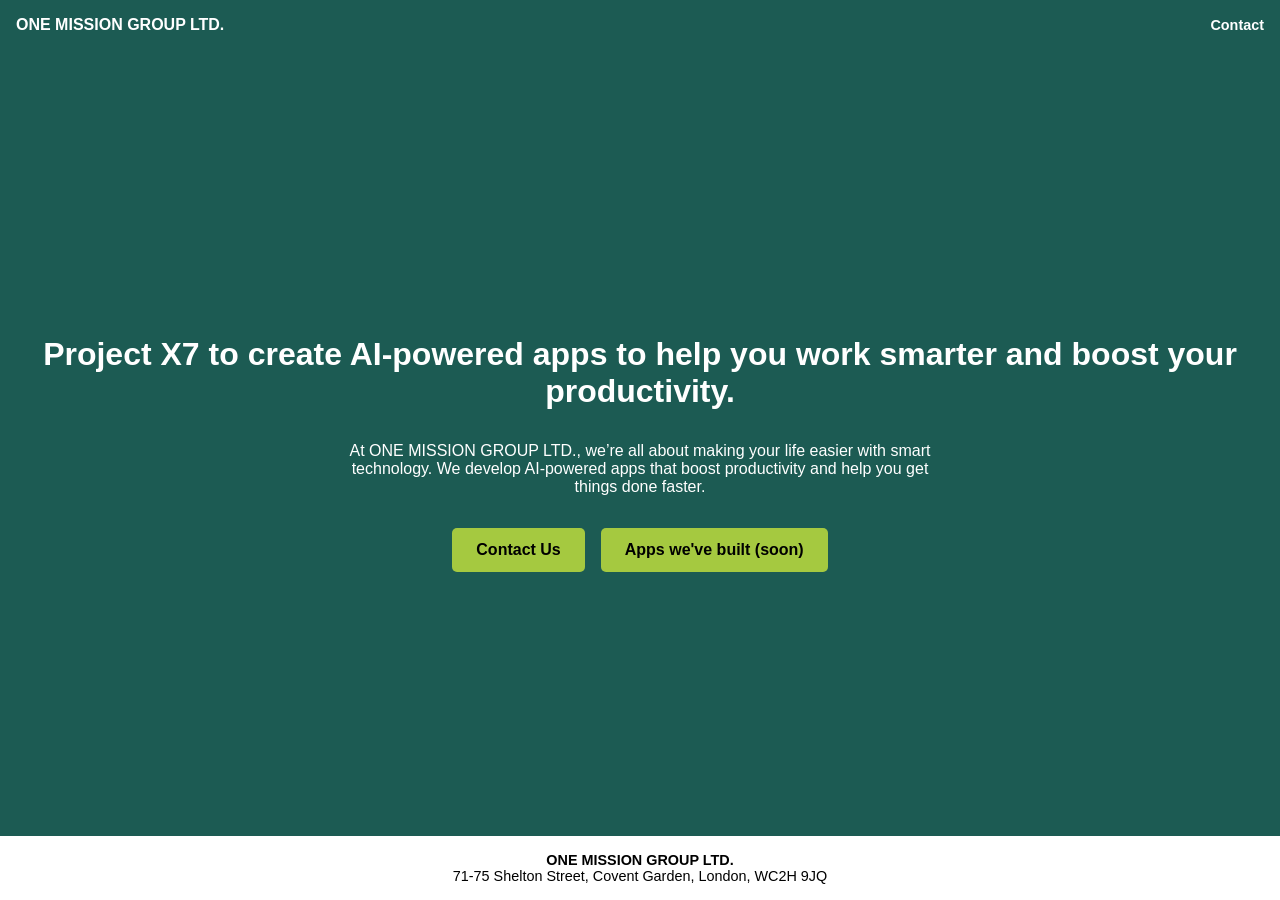
<file: index.html>
<!DOCTYPE html>
<html lang="en">
<head>
  <meta charset="UTF-8">
  <meta name="viewport" content="width=device-width, initial-scale=1.0">
  <title>ONE MISSION GROUP LTD.</title>
  <style>
    body {
      margin: 0;
      font-family: Arial, Helvetica, sans-serif;
      background-color: #1c5b53;
      color: white;
      display: flex;
      flex-direction: column;
      min-height: 100vh;
    }
    header {
      padding: 1rem;
      display: flex;
      justify-content: space-between;
      align-items: center;
      font-weight: bold;
    }
    header a {
      color: white;
      text-decoration: none;
      font-size: 0.9rem;
    }
    main {
      flex: 1;
      display: flex;
      flex-direction: column;
      justify-content: center;
      align-items: center;
      text-align: center;
      padding: 2rem;
    }
    main h1 {
      font-size: 2rem;
      font-weight: bold;
      margin-bottom: 1rem;
    }
    main p {
      font-size: 1rem;
      max-width: 600px;
      margin-bottom: 2rem;
    }
    .buttons {
      display: flex;
      gap: 1rem;
    }
    .btn {
      background-color: #a5c940;
      color: black;
      font-weight: bold;
      padding: 0.8rem 1.5rem;
      border-radius: 5px;
      text-decoration: none;
      transition: 0.3s;
    }
    .btn:hover {
      background-color: #8aa832;
    }
    footer {
      background: white;
      color: black;
      text-align: center;
      padding: 1rem;
      font-size: 0.9rem;
    }
  </style>
</head>
<body>
  <header>
    <div>ONE MISSION GROUP LTD.</div>
    <a href="mailto:karim@x7.social.com">Contact</a>
  </header>

  <main>
    <h1>Project X7 to create AI-powered apps to help you work smarter and boost your productivity.</h1>
    <p>At ONE MISSION GROUP LTD., we’re all about making your life easier with smart technology. We develop AI-powered apps that boost productivity and help you get things done faster.</p>
    <div class="buttons">
      <a href="mailto:karim@x7.social.com" class="btn">Contact Us</a>
      <a href="#" class="btn">Apps we've built (soon)</a>
    </div>
  </main>

  <footer>
    <b>ONE MISSION GROUP LTD.</b><br>
    71-75 Shelton Street, Covent Garden, London, WC2H 9JQ
  </footer>
</body>
</html>
</file>
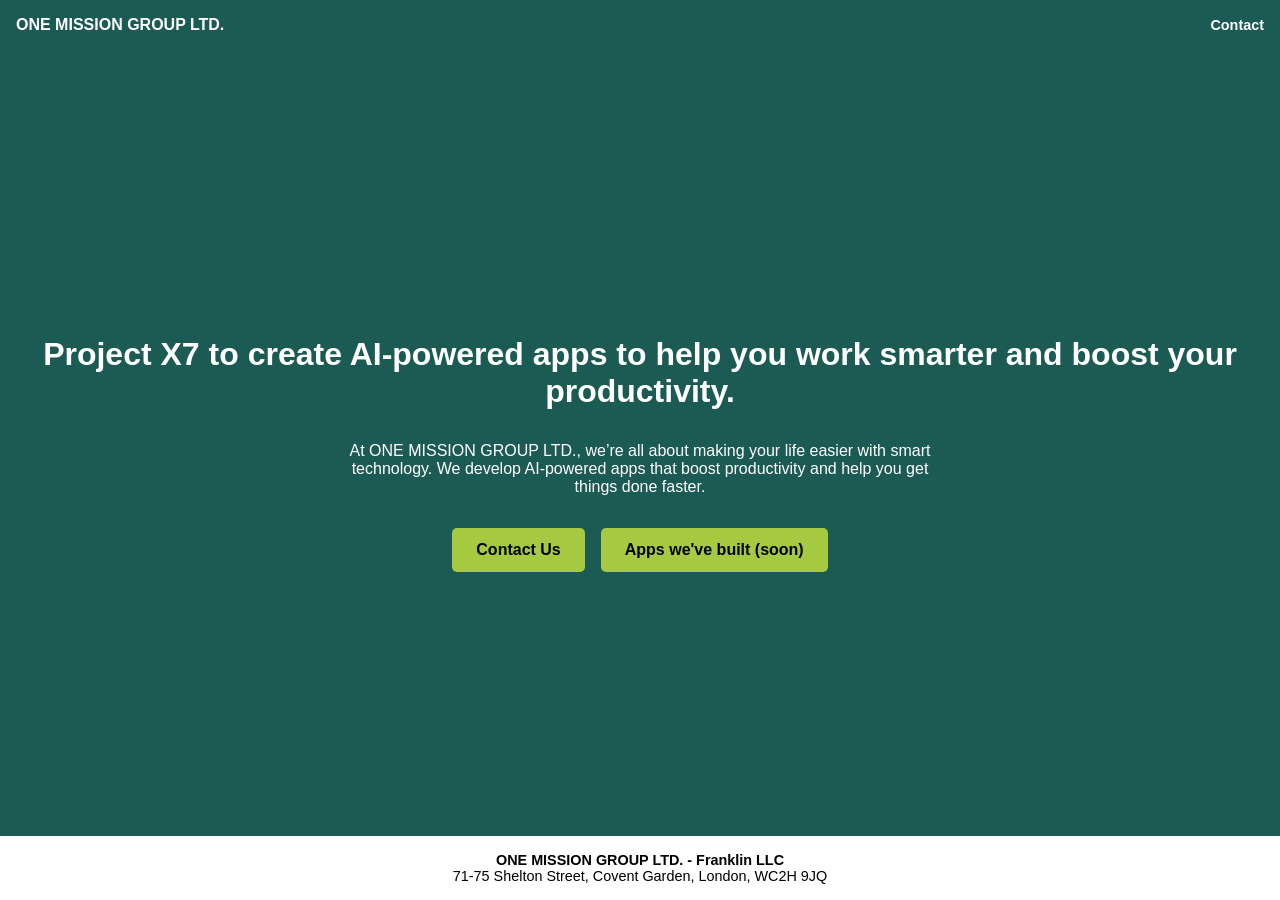
<file: my site mastercourse.app/index.html>
<!DOCTYPE html>
<html lang="en">
<head>
  <meta charset="UTF-8">
  <meta name="viewport" content="width=device-width, initial-scale=1.0">
  <title>ONE MISSION GROUP LTD. - Franklin LLC</title>
  <style>
    body {
      margin: 0;
      font-family: Arial, Helvetica, sans-serif;
      background-color: #1c5b53;
      color: white;
      display: flex;
      flex-direction: column;
      min-height: 100vh;
    }
    header {
      padding: 1rem;
      display: flex;
      justify-content: space-between;
      align-items: center;
      font-weight: bold;
    }
    header a {
      color: white;
      text-decoration: none;
      font-size: 0.9rem;
    }
    main {
      flex: 1;
      display: flex;
      flex-direction: column;
      justify-content: center;
      align-items: center;
      text-align: center;
      padding: 2rem;
    }
    main h1 {
      font-size: 2rem;
      font-weight: bold;
      margin-bottom: 1rem;
    }
    main p {
      font-size: 1rem;
      max-width: 600px;
      margin-bottom: 2rem;
    }
    .buttons {
      display: flex;
      gap: 1rem;
    }
    .btn {
      background-color: #a5c940;
      color: black;
      font-weight: bold;
      padding: 0.8rem 1.5rem;
      border-radius: 5px;
      text-decoration: none;
      transition: 0.3s;
    }
    .btn:hover {
      background-color: #8aa832;
    }
    footer {
      background: white;
      color: black;
      text-align: center;
      padding: 1rem;
      font-size: 0.9rem;
    }
  </style>
</head>
<body>
  <header>
    <div>ONE MISSION GROUP LTD.</div>
    <a href="mailto:karim@x7.social.com">Contact</a>
  </header>

  <main>
    <h1>Project X7 to create AI-powered apps to help you work smarter and boost your productivity.</h1>
    <p>At ONE MISSION GROUP LTD., we’re all about making your life easier with smart technology. We develop AI-powered apps that boost productivity and help you get things done faster.</p>
    <div class="buttons">
      <a href="mailto:karim@x7.social.com" class="btn">Contact Us</a>
      <a href="#" class="btn">Apps we've built (soon)</a>
    </div>
  </main>

  <footer>
    <b>ONE MISSION GROUP LTD. - Franklin LLC</b><br>
    71-75 Shelton Street, Covent Garden, London, WC2H 9JQ
  </footer>
</body>
</html>
</file>
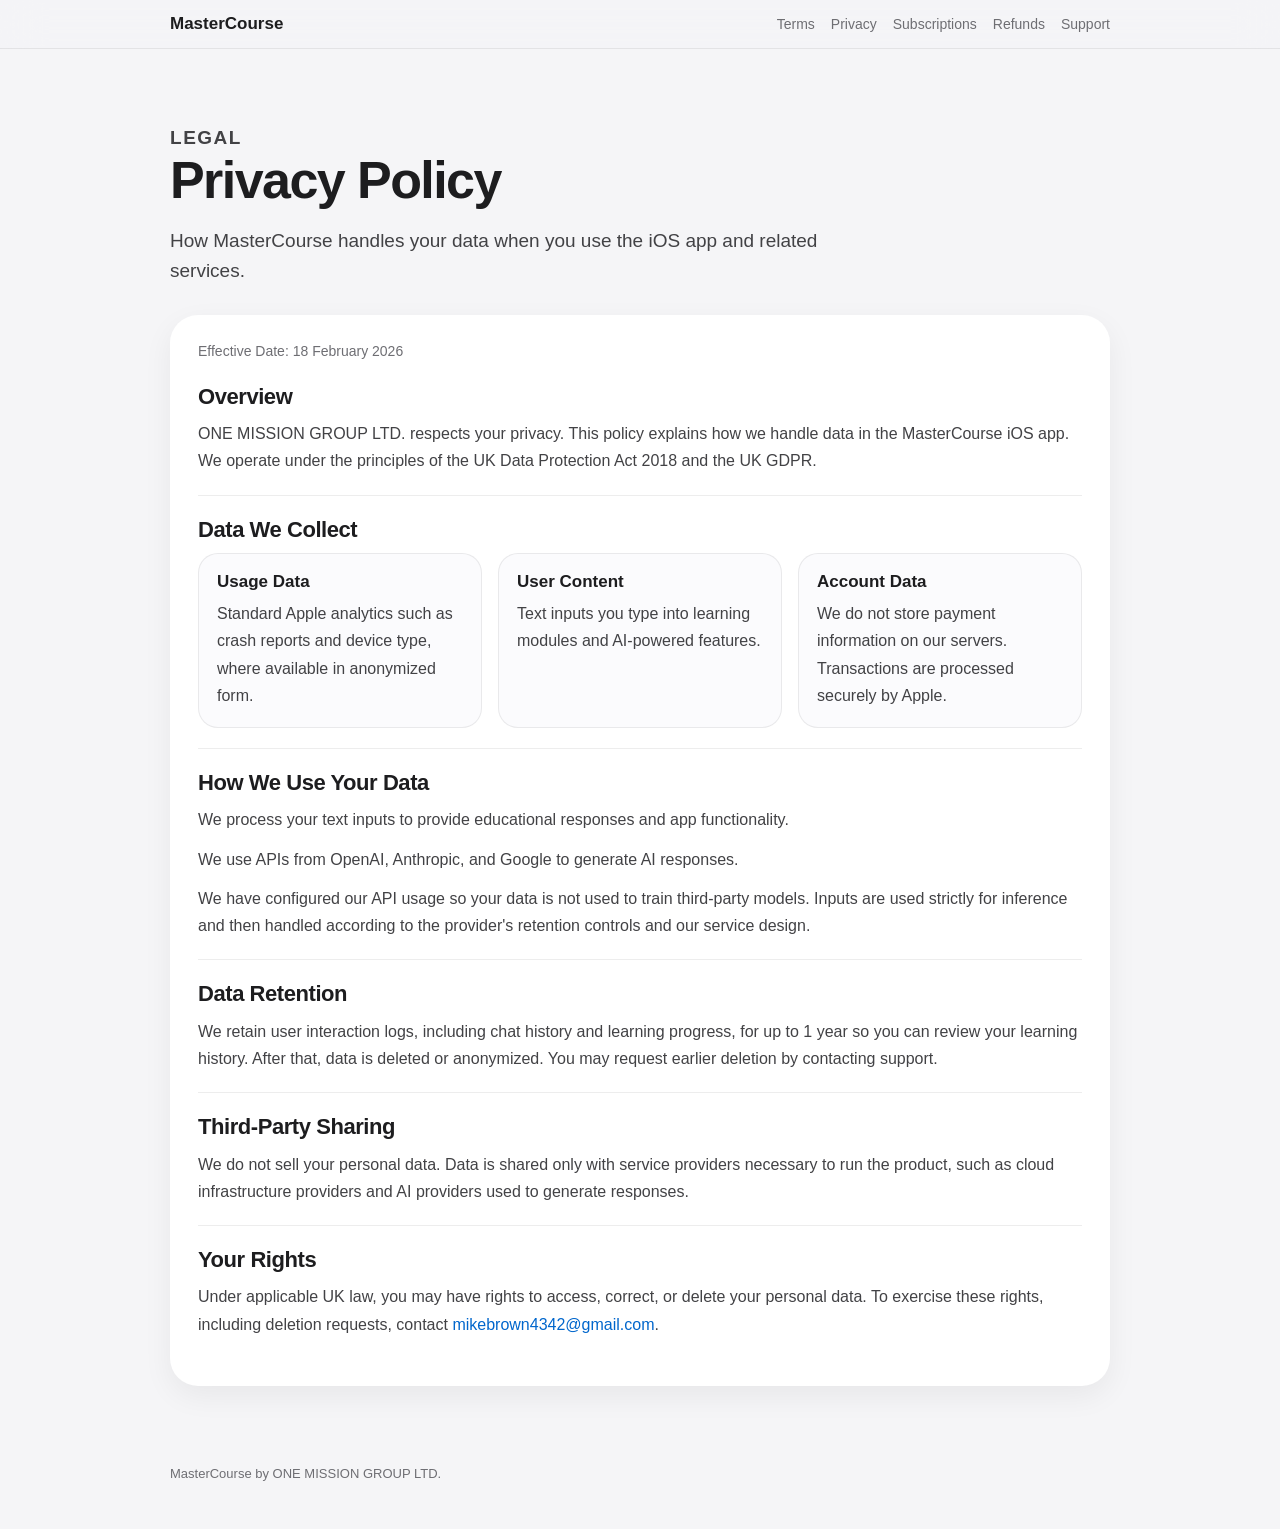
<file: privacy.html>
<!DOCTYPE html>
<html lang="en">
<head>
  <meta charset="UTF-8">
  <meta name="viewport" content="width=device-width, initial-scale=1.0">
  <title>Privacy Policy | MasterCourse</title>
  <link rel="stylesheet" href="/styles.css">
</head>
<body>
  <div class="page-shell">
    <header class="topbar">
      <div class="topbar-inner">
        <a class="brand" href="/">MasterCourse</a>
        <nav class="nav" aria-label="Legal navigation">
          <a href="/terms">Terms</a>
          <a href="/privacy">Privacy</a>
          <a href="/subscriptions">Subscriptions</a>
          <a href="/refunds">Refunds</a>
          <a href="/support">Support</a>
        </nav>
      </div>
    </header>

    <section class="hero">
      <p class="eyebrow">Legal</p>
      <h1>Privacy Policy</h1>
      <p>How MasterCourse handles your data when you use the iOS app and related services.</p>
    </section>

    <main class="content-wrap">
      <article class="card">
        <p class="meta">Effective Date: 18 February 2026</p>

        <section class="section">
          <h2>Overview</h2>
          <p>ONE MISSION GROUP LTD. respects your privacy. This policy explains how we handle data in the MasterCourse iOS app. We operate under the principles of the UK Data Protection Act 2018 and the UK GDPR.</p>
        </section>

        <section class="section">
          <h2>Data We Collect</h2>
          <div class="info-grid">
            <div class="info-card">
              <h3>Usage Data</h3>
              <p>Standard Apple analytics such as crash reports and device type, where available in anonymized form.</p>
            </div>
            <div class="info-card">
              <h3>User Content</h3>
              <p>Text inputs you type into learning modules and AI-powered features.</p>
            </div>
            <div class="info-card">
              <h3>Account Data</h3>
              <p>We do not store payment information on our servers. Transactions are processed securely by Apple.</p>
            </div>
          </div>
        </section>

        <section class="section">
          <h2>How We Use Your Data</h2>
          <p>We process your text inputs to provide educational responses and app functionality.</p>
          <p>We use APIs from OpenAI, Anthropic, and Google to generate AI responses.</p>
          <p>We have configured our API usage so your data is not used to train third-party models. Inputs are used strictly for inference and then handled according to the provider's retention controls and our service design.</p>
        </section>

        <section class="section">
          <h2>Data Retention</h2>
          <p>We retain user interaction logs, including chat history and learning progress, for up to 1 year so you can review your learning history. After that, data is deleted or anonymized. You may request earlier deletion by contacting support.</p>
        </section>

        <section class="section">
          <h2>Third-Party Sharing</h2>
          <p>We do not sell your personal data. Data is shared only with service providers necessary to run the product, such as cloud infrastructure providers and AI providers used to generate responses.</p>
        </section>

        <section class="section">
          <h2>Your Rights</h2>
          <p>Under applicable UK law, you may have rights to access, correct, or delete your personal data. To exercise these rights, including deletion requests, contact <a href="mailto:mikebrown4342@gmail.com">mikebrown4342@gmail.com</a>.</p>
        </section>
      </article>
    </main>

    <footer class="footer">
      MasterCourse by ONE MISSION GROUP LTD.
    </footer>
  </div>
</body>
</html>
</file>
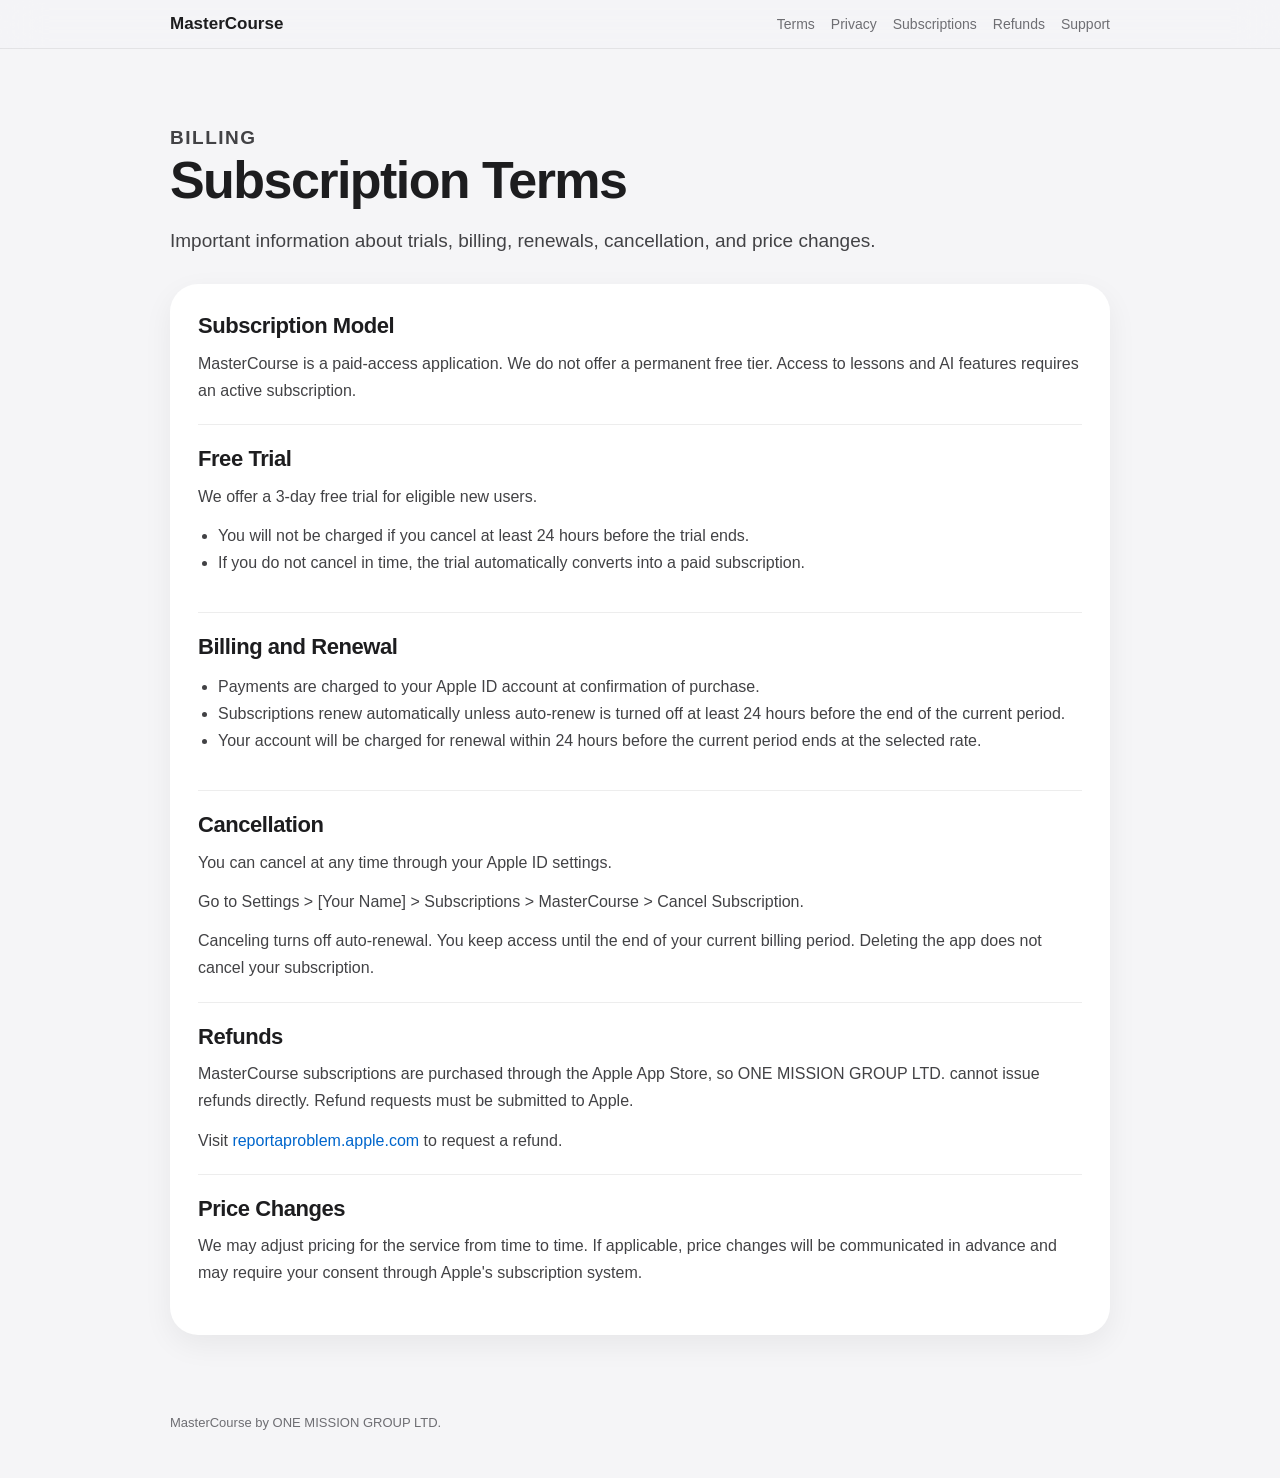
<file: subscriptions.html>
<!DOCTYPE html>
<html lang="en">
<head>
  <meta charset="UTF-8">
  <meta name="viewport" content="width=device-width, initial-scale=1.0">
  <title>Subscription Terms | MasterCourse</title>
  <link rel="stylesheet" href="/styles.css">
</head>
<body>
  <div class="page-shell">
    <header class="topbar">
      <div class="topbar-inner">
        <a class="brand" href="/">MasterCourse</a>
        <nav class="nav" aria-label="Legal navigation">
          <a href="/terms">Terms</a>
          <a href="/privacy">Privacy</a>
          <a href="/subscriptions">Subscriptions</a>
          <a href="/refunds">Refunds</a>
          <a href="/support">Support</a>
        </nav>
      </div>
    </header>

    <section class="hero">
      <p class="eyebrow">Billing</p>
      <h1>Subscription Terms</h1>
      <p>Important information about trials, billing, renewals, cancellation, and price changes.</p>
    </section>

    <main class="content-wrap">
      <article class="card">
        <section class="section">
          <h2>Subscription Model</h2>
          <p>MasterCourse is a paid-access application. We do not offer a permanent free tier. Access to lessons and AI features requires an active subscription.</p>
        </section>

        <section class="section">
          <h2>Free Trial</h2>
          <p>We offer a 3-day free trial for eligible new users.</p>
          <ul>
            <li>You will not be charged if you cancel at least 24 hours before the trial ends.</li>
            <li>If you do not cancel in time, the trial automatically converts into a paid subscription.</li>
          </ul>
        </section>

        <section class="section">
          <h2>Billing and Renewal</h2>
          <ul>
            <li>Payments are charged to your Apple ID account at confirmation of purchase.</li>
            <li>Subscriptions renew automatically unless auto-renew is turned off at least 24 hours before the end of the current period.</li>
            <li>Your account will be charged for renewal within 24 hours before the current period ends at the selected rate.</li>
          </ul>
        </section>

        <section class="section">
          <h2>Cancellation</h2>
          <p>You can cancel at any time through your Apple ID settings.</p>
          <p>Go to Settings &gt; [Your Name] &gt; Subscriptions &gt; MasterCourse &gt; Cancel Subscription.</p>
          <p>Canceling turns off auto-renewal. You keep access until the end of your current billing period. Deleting the app does not cancel your subscription.</p>
        </section>

        <section class="section">
          <h2>Refunds</h2>
          <p>MasterCourse subscriptions are purchased through the Apple App Store, so ONE MISSION GROUP LTD. cannot issue refunds directly. Refund requests must be submitted to Apple.</p>
          <p>Visit <a href="https://reportaproblem.apple.com/">reportaproblem.apple.com</a> to request a refund.</p>
        </section>

        <section class="section">
          <h2>Price Changes</h2>
          <p>We may adjust pricing for the service from time to time. If applicable, price changes will be communicated in advance and may require your consent through Apple's subscription system.</p>
        </section>
      </article>
    </main>

    <footer class="footer">
      MasterCourse by ONE MISSION GROUP LTD.
    </footer>
  </div>
</body>
</html>
</file>
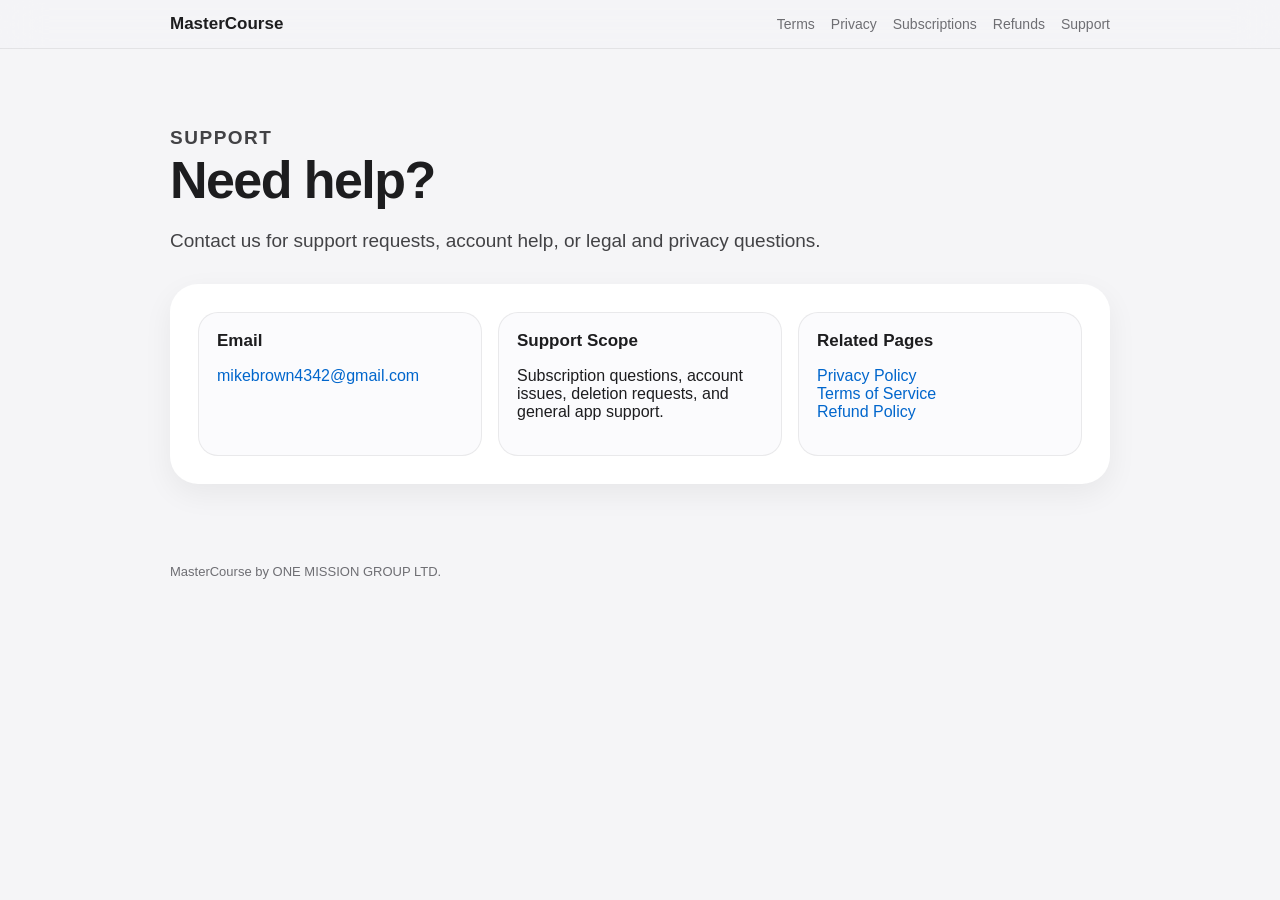
<file: support.html>
<!DOCTYPE html>
<html lang="en">
<head>
  <meta charset="UTF-8">
  <meta name="viewport" content="width=device-width, initial-scale=1.0">
  <title>Support | MasterCourse</title>
  <link rel="stylesheet" href="/styles.css">
</head>
<body>
  <div class="page-shell">
    <header class="topbar">
      <div class="topbar-inner">
        <a class="brand" href="/">MasterCourse</a>
        <nav class="nav" aria-label="Legal navigation">
          <a href="/terms">Terms</a>
          <a href="/privacy">Privacy</a>
          <a href="/subscriptions">Subscriptions</a>
          <a href="/refunds">Refunds</a>
          <a href="/support">Support</a>
        </nav>
      </div>
    </header>

    <section class="hero">
      <p class="eyebrow">Support</p>
      <h1>Need help?</h1>
      <p>Contact us for support requests, account help, or legal and privacy questions.</p>
    </section>

    <main class="content-wrap">
      <article class="card">
        <div class="info-grid">
          <div class="info-card">
            <h3>Email</h3>
            <p><a href="mailto:mikebrown4342@gmail.com">mikebrown4342@gmail.com</a></p>
          </div>
          <div class="info-card">
            <h3>Support Scope</h3>
            <p>Subscription questions, account issues, deletion requests, and general app support.</p>
          </div>
          <div class="info-card">
            <h3>Related Pages</h3>
            <p><a href="/privacy">Privacy Policy</a><br><a href="/terms">Terms of Service</a><br><a href="/refunds">Refund Policy</a></p>
          </div>
        </div>
      </article>
    </main>

    <footer class="footer">
      MasterCourse by ONE MISSION GROUP LTD.
    </footer>
  </div>
</body>
</html>
</file>
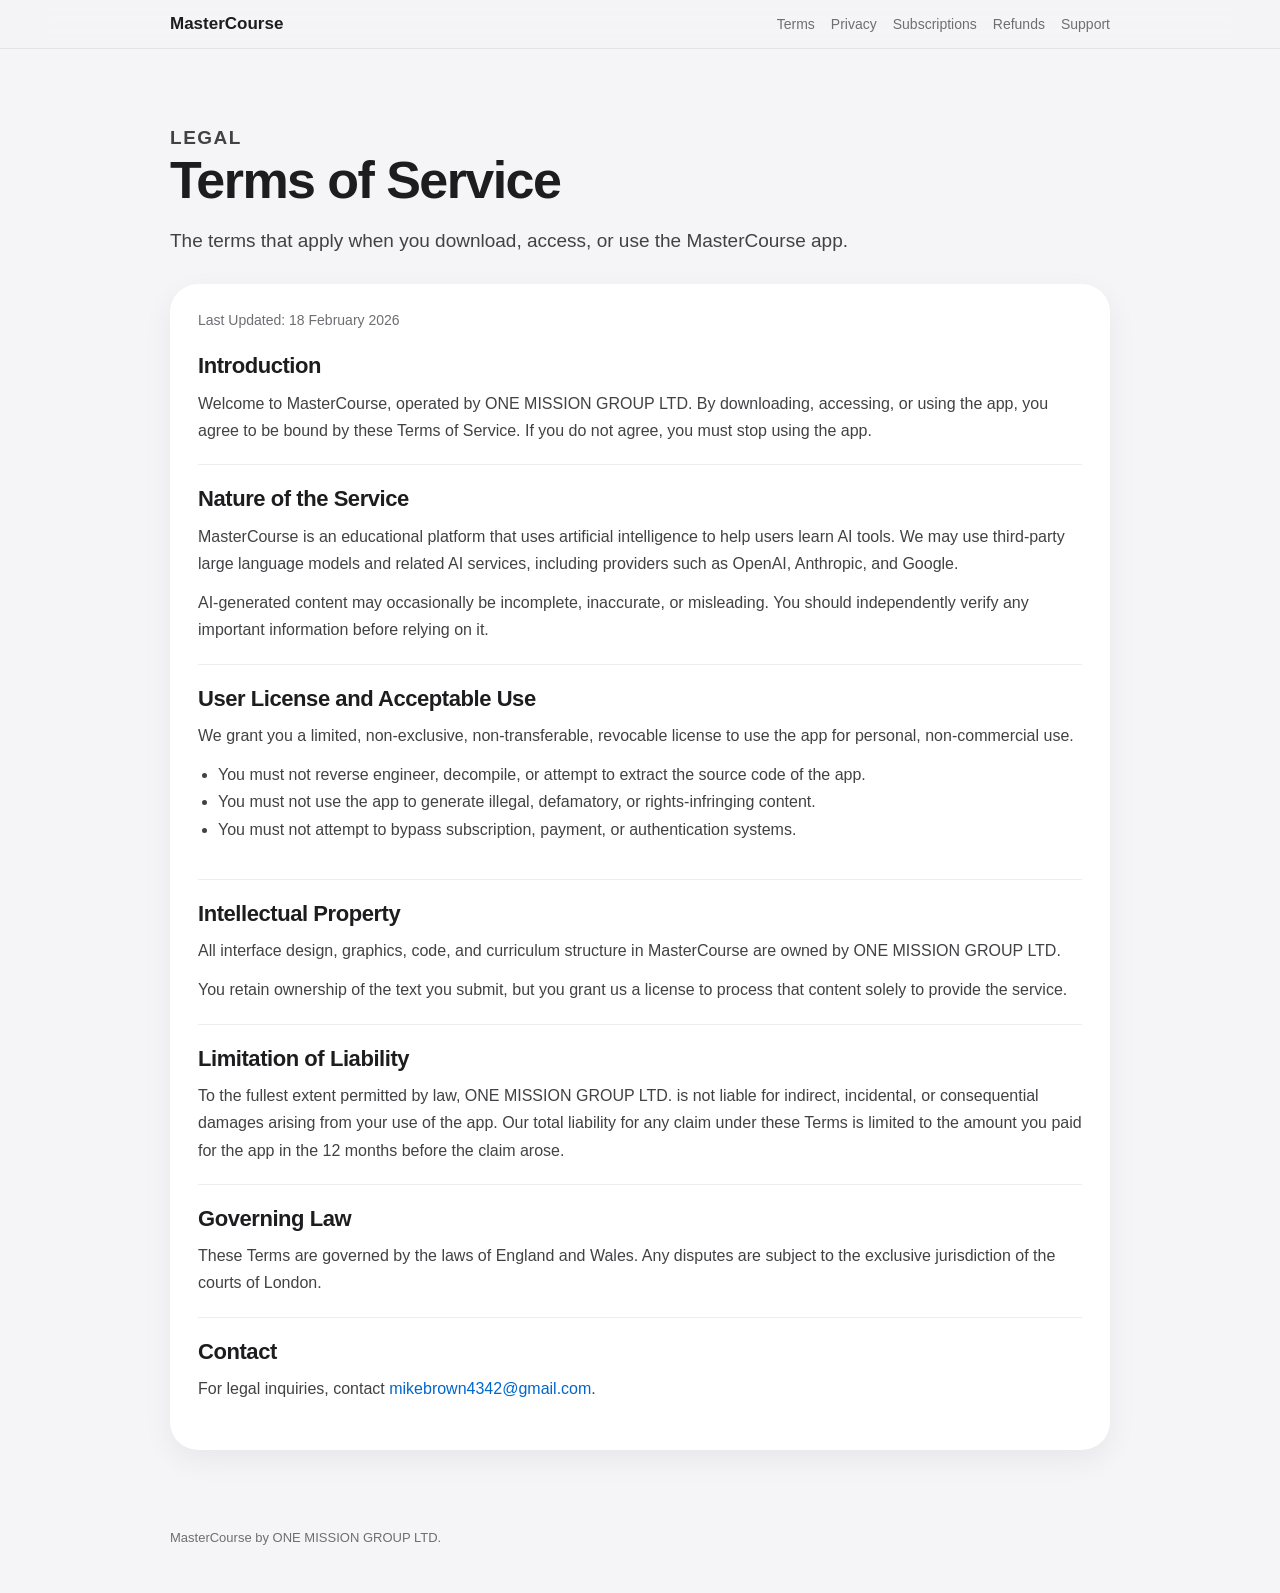
<file: terms.html>
<!DOCTYPE html>
<html lang="en">
<head>
  <meta charset="UTF-8">
  <meta name="viewport" content="width=device-width, initial-scale=1.0">
  <title>Terms of Service | MasterCourse</title>
  <link rel="stylesheet" href="/styles.css">
</head>
<body>
  <div class="page-shell">
    <header class="topbar">
      <div class="topbar-inner">
        <a class="brand" href="/">MasterCourse</a>
        <nav class="nav" aria-label="Legal navigation">
          <a href="/terms">Terms</a>
          <a href="/privacy">Privacy</a>
          <a href="/subscriptions">Subscriptions</a>
          <a href="/refunds">Refunds</a>
          <a href="/support">Support</a>
        </nav>
      </div>
    </header>

    <section class="hero">
      <p class="eyebrow">Legal</p>
      <h1>Terms of Service</h1>
      <p>The terms that apply when you download, access, or use the MasterCourse app.</p>
    </section>

    <main class="content-wrap">
      <article class="card">
        <p class="meta">Last Updated: 18 February 2026</p>

        <section class="section">
          <h2>Introduction</h2>
          <p>Welcome to MasterCourse, operated by ONE MISSION GROUP LTD. By downloading, accessing, or using the app, you agree to be bound by these Terms of Service. If you do not agree, you must stop using the app.</p>
        </section>

        <section class="section">
          <h2>Nature of the Service</h2>
          <p>MasterCourse is an educational platform that uses artificial intelligence to help users learn AI tools. We may use third-party large language models and related AI services, including providers such as OpenAI, Anthropic, and Google.</p>
          <p>AI-generated content may occasionally be incomplete, inaccurate, or misleading. You should independently verify any important information before relying on it.</p>
        </section>

        <section class="section">
          <h2>User License and Acceptable Use</h2>
          <p>We grant you a limited, non-exclusive, non-transferable, revocable license to use the app for personal, non-commercial use.</p>
          <ul>
            <li>You must not reverse engineer, decompile, or attempt to extract the source code of the app.</li>
            <li>You must not use the app to generate illegal, defamatory, or rights-infringing content.</li>
            <li>You must not attempt to bypass subscription, payment, or authentication systems.</li>
          </ul>
        </section>

        <section class="section">
          <h2>Intellectual Property</h2>
          <p>All interface design, graphics, code, and curriculum structure in MasterCourse are owned by ONE MISSION GROUP LTD.</p>
          <p>You retain ownership of the text you submit, but you grant us a license to process that content solely to provide the service.</p>
        </section>

        <section class="section">
          <h2>Limitation of Liability</h2>
          <p>To the fullest extent permitted by law, ONE MISSION GROUP LTD. is not liable for indirect, incidental, or consequential damages arising from your use of the app. Our total liability for any claim under these Terms is limited to the amount you paid for the app in the 12 months before the claim arose.</p>
        </section>

        <section class="section">
          <h2>Governing Law</h2>
          <p>These Terms are governed by the laws of England and Wales. Any disputes are subject to the exclusive jurisdiction of the courts of London.</p>
        </section>

        <section class="section">
          <h2>Contact</h2>
          <p>For legal inquiries, contact <a href="mailto:mikebrown4342@gmail.com">mikebrown4342@gmail.com</a>.</p>
        </section>
      </article>
    </main>

    <footer class="footer">
      MasterCourse by ONE MISSION GROUP LTD.
    </footer>
  </div>
</body>
</html>
</file>
<file: styles.css>
html {
  color-scheme: light;
}

* {
  box-sizing: border-box;
}

body {
  margin: 0;
  font-family: -apple-system, BlinkMacSystemFont, "SF Pro Text", "Helvetica Neue", sans-serif;
  background: #f5f5f7;
  color: #1d1d1f;
}

a {
  color: #0066cc;
  text-decoration: none;
}

a:hover {
  text-decoration: underline;
}

.page-shell {
  min-height: 100vh;
}

.topbar {
  position: sticky;
  top: 0;
  z-index: 10;
  backdrop-filter: saturate(180%) blur(20px);
  background: rgba(245, 245, 247, 0.82);
  border-bottom: 1px solid rgba(29, 29, 31, 0.08);
}

.topbar-inner {
  max-width: 980px;
  margin: 0 auto;
  padding: 14px 20px;
  display: flex;
  align-items: center;
  justify-content: space-between;
  gap: 20px;
}

.brand {
  font-size: 17px;
  font-weight: 600;
  color: #1d1d1f;
}

.nav {
  display: flex;
  flex-wrap: wrap;
  gap: 16px;
  font-size: 14px;
  color: #6e6e73;
}

.nav a {
  color: inherit;
}

.hero {
  max-width: 980px;
  margin: 0 auto;
  padding: 56px 20px 28px;
}

.eyebrow {
  margin: 0 0 10px;
  font-size: 13px;
  font-weight: 600;
  letter-spacing: 0.08em;
  text-transform: uppercase;
  color: #6e6e73;
}

.hero h1 {
  margin: 0;
  font-size: clamp(32px, 5vw, 52px);
  line-height: 1.05;
  letter-spacing: -0.03em;
}

.hero p {
  max-width: 720px;
  margin: 18px 0 0;
  font-size: 19px;
  line-height: 1.6;
  color: #424245;
}

.content-wrap {
  max-width: 980px;
  margin: 0 auto;
  padding: 0 20px 80px;
}

.card {
  background: #ffffff;
  border-radius: 28px;
  padding: 28px;
  box-shadow: 0 10px 30px rgba(0, 0, 0, 0.06);
}

.meta {
  margin: 0 0 24px;
  font-size: 14px;
  color: #6e6e73;
}

.section {
  padding: 20px 0;
  border-top: 1px solid rgba(29, 29, 31, 0.08);
}

.section:first-of-type {
  border-top: 0;
  padding-top: 0;
}

.section h2 {
  margin: 0 0 10px;
  font-size: 22px;
  line-height: 1.25;
  letter-spacing: -0.02em;
}

.section h3 {
  margin: 18px 0 8px;
  font-size: 17px;
}

.section p,
.section li {
  margin: 0;
  font-size: 16px;
  line-height: 1.7;
  color: #424245;
}

.section p + p,
.section ul,
.section ol {
  margin-top: 12px;
}

.section ul,
.section ol {
  padding-left: 20px;
}

.info-grid {
  display: grid;
  gap: 16px;
  grid-template-columns: repeat(auto-fit, minmax(220px, 1fr));
}

.info-card {
  background: #fbfbfd;
  border: 1px solid rgba(29, 29, 31, 0.08);
  border-radius: 20px;
  padding: 18px;
}

.info-card h3 {
  margin: 0 0 8px;
  font-size: 17px;
}

.footer {
  max-width: 980px;
  margin: 0 auto;
  padding: 0 20px 48px;
  font-size: 13px;
  color: #6e6e73;
}

@media (max-width: 720px) {
  .topbar-inner {
    align-items: flex-start;
    flex-direction: column;
  }

  .card {
    border-radius: 22px;
    padding: 22px;
  }

  .hero {
    padding-top: 40px;
  }
}
</file>
